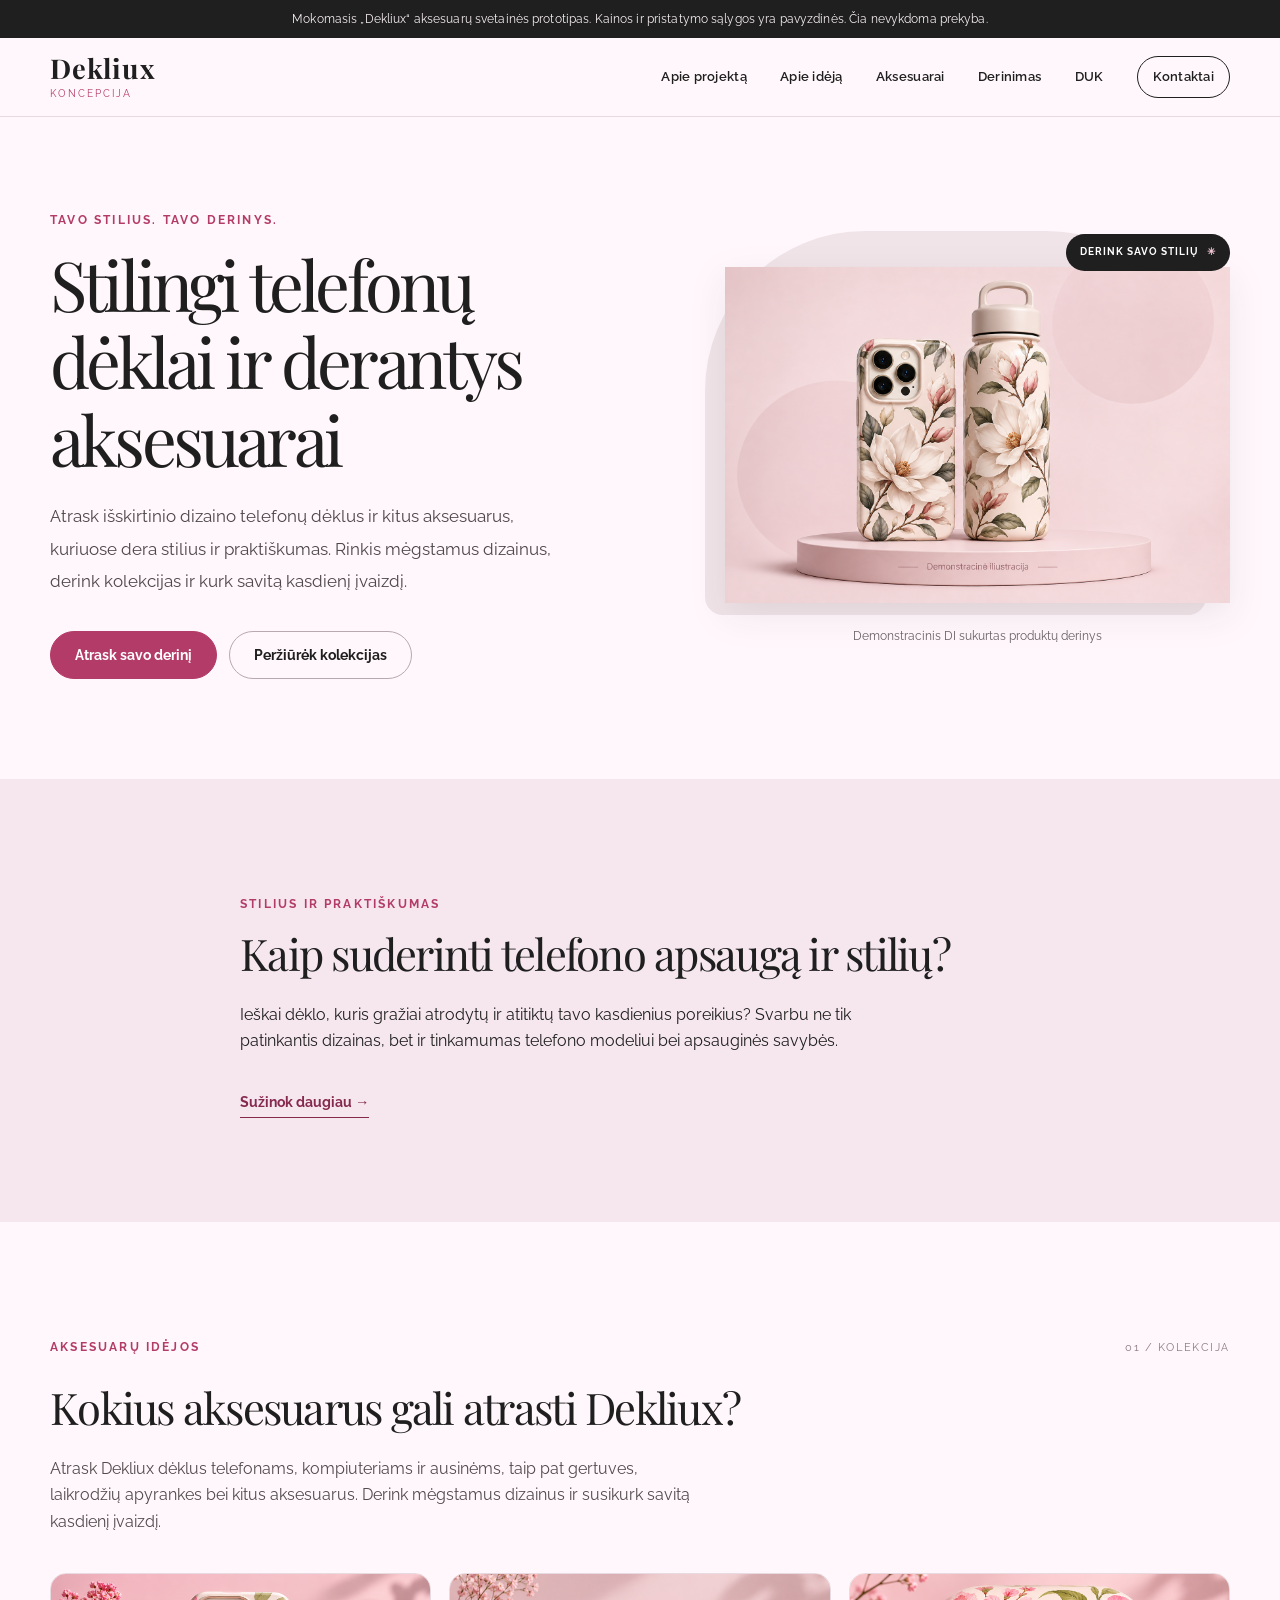
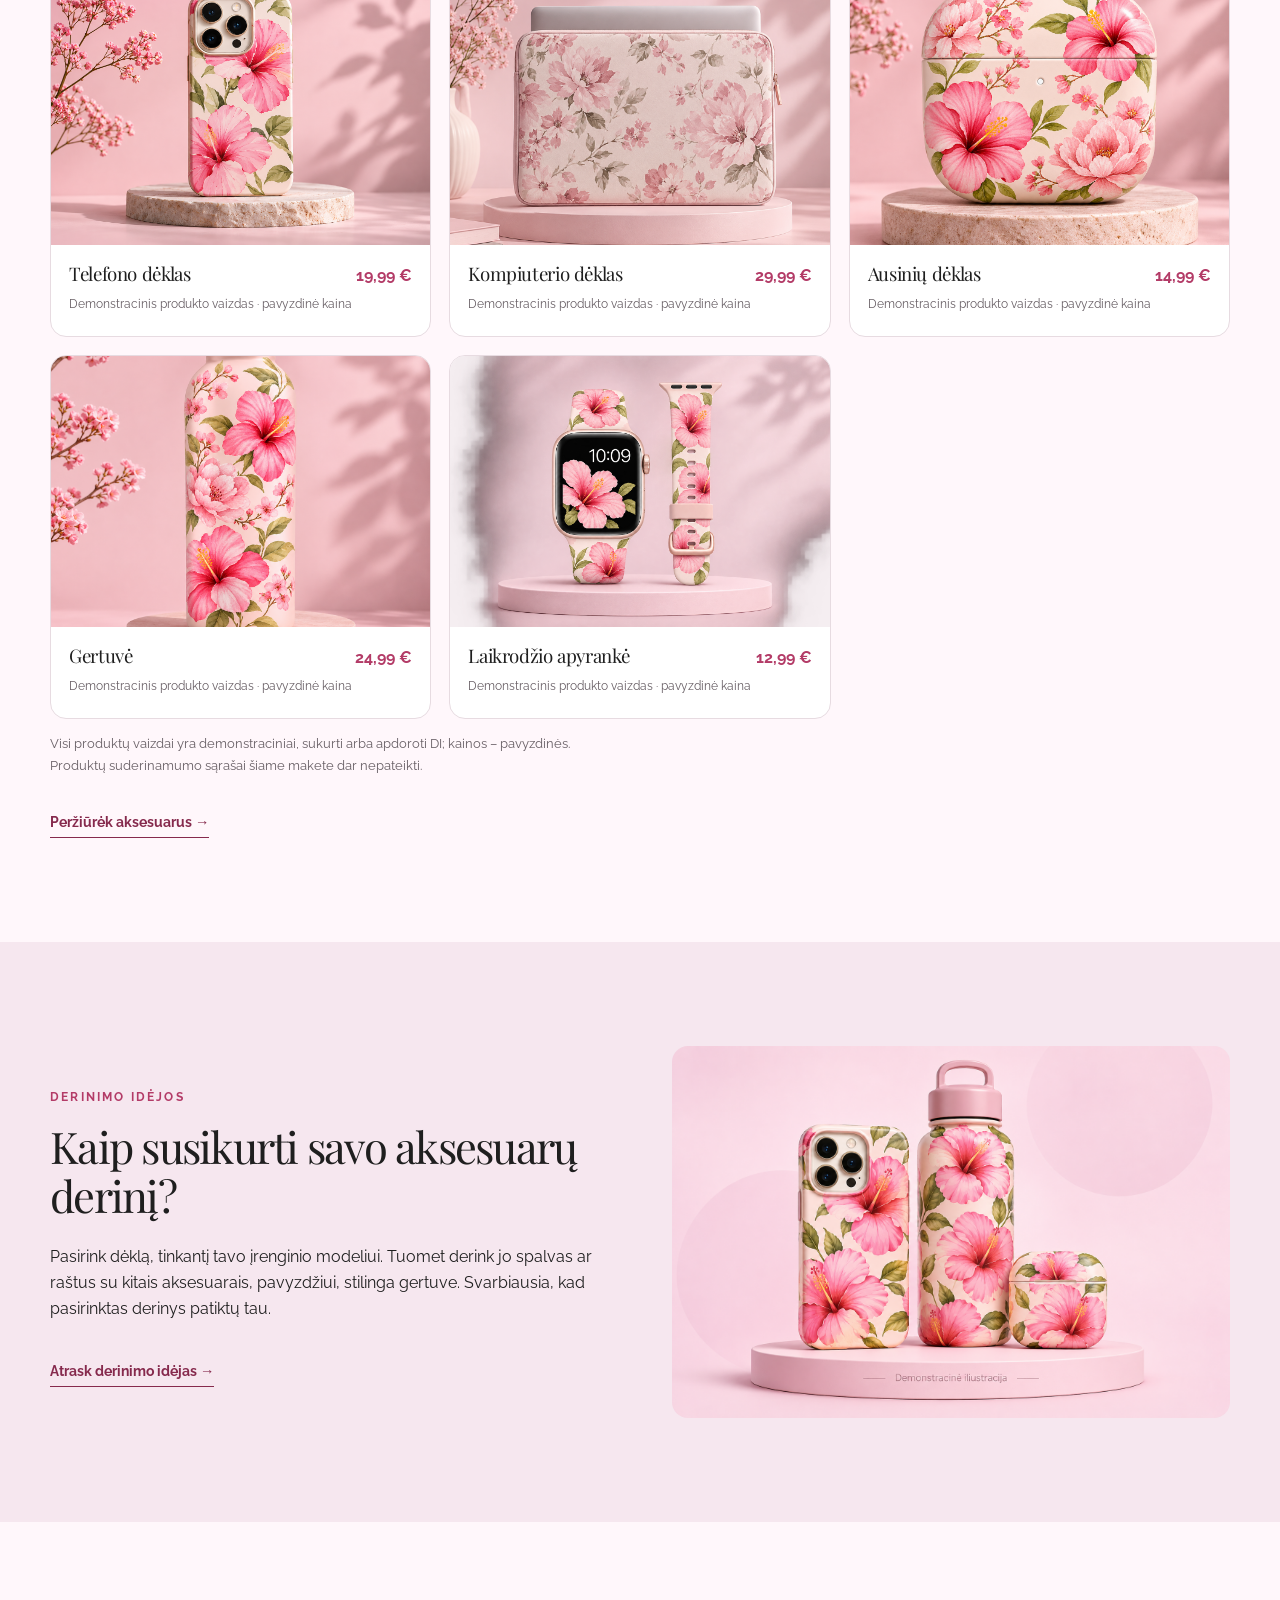
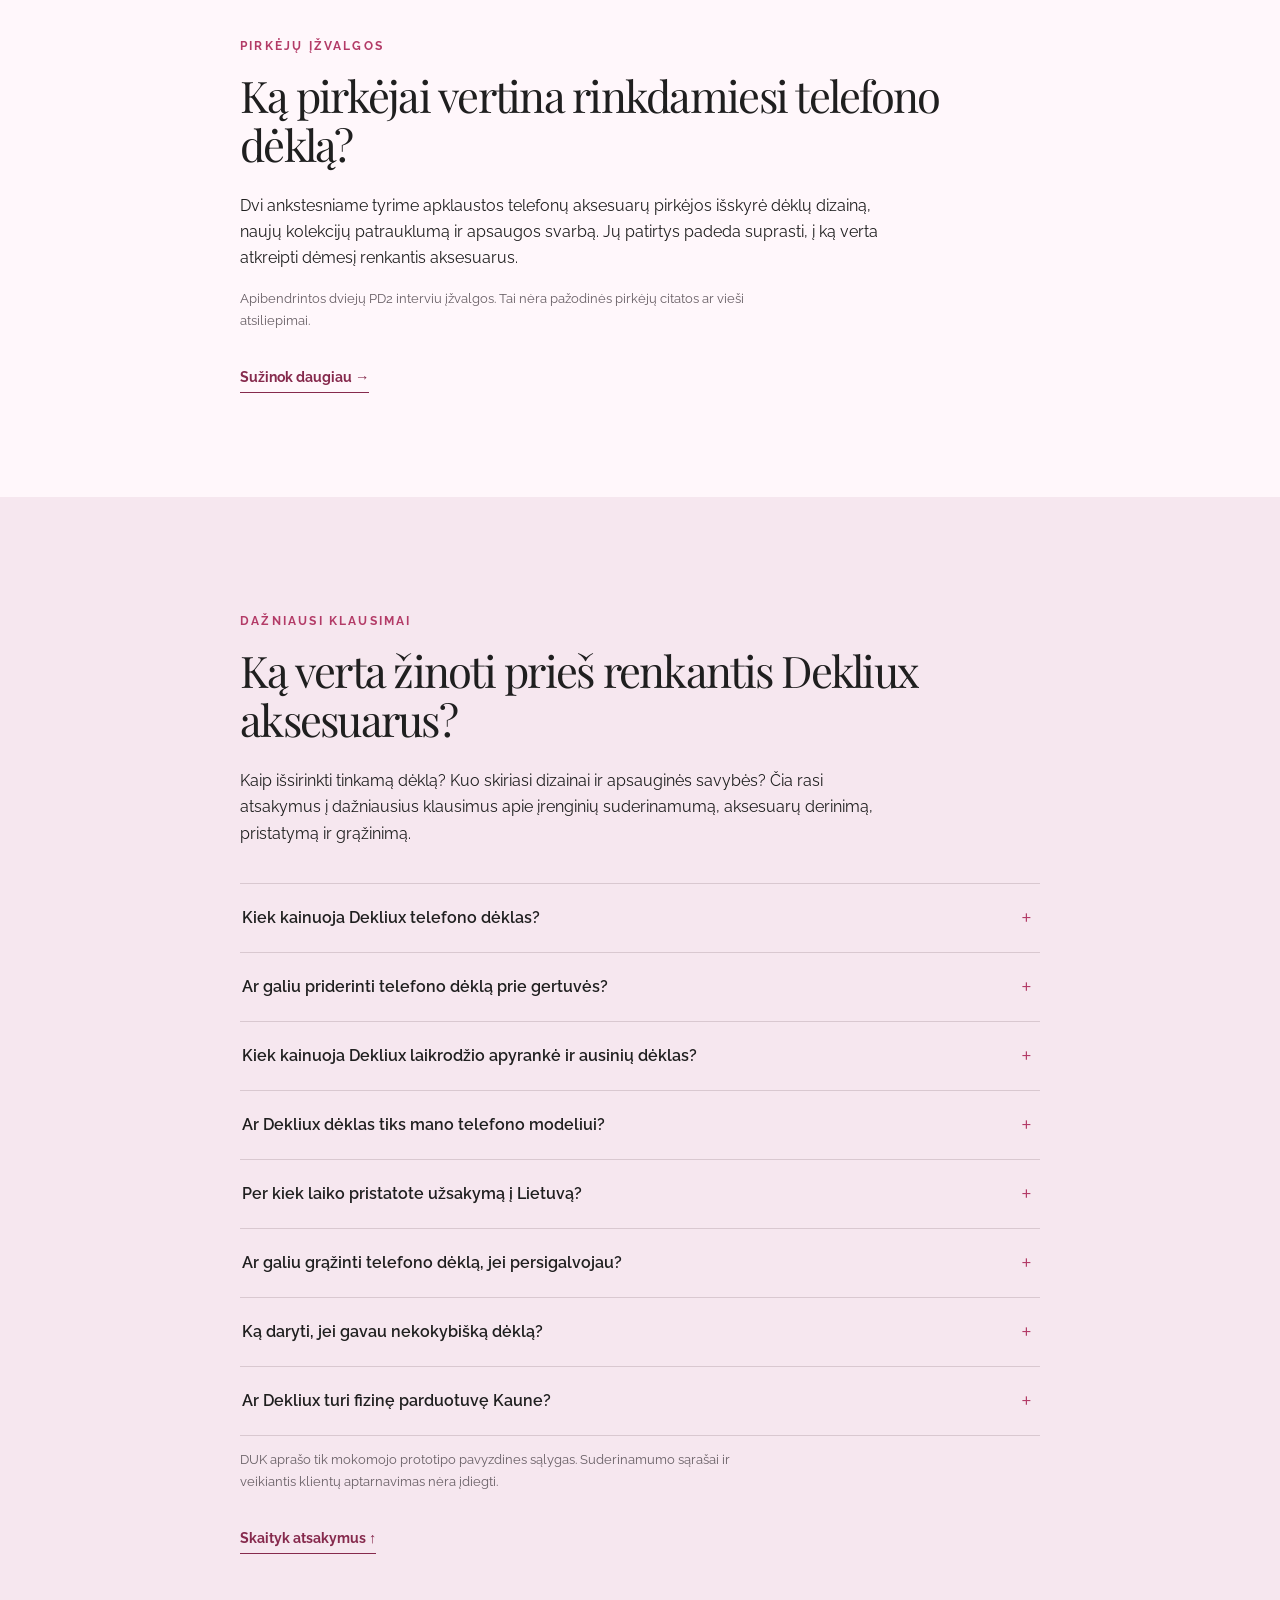
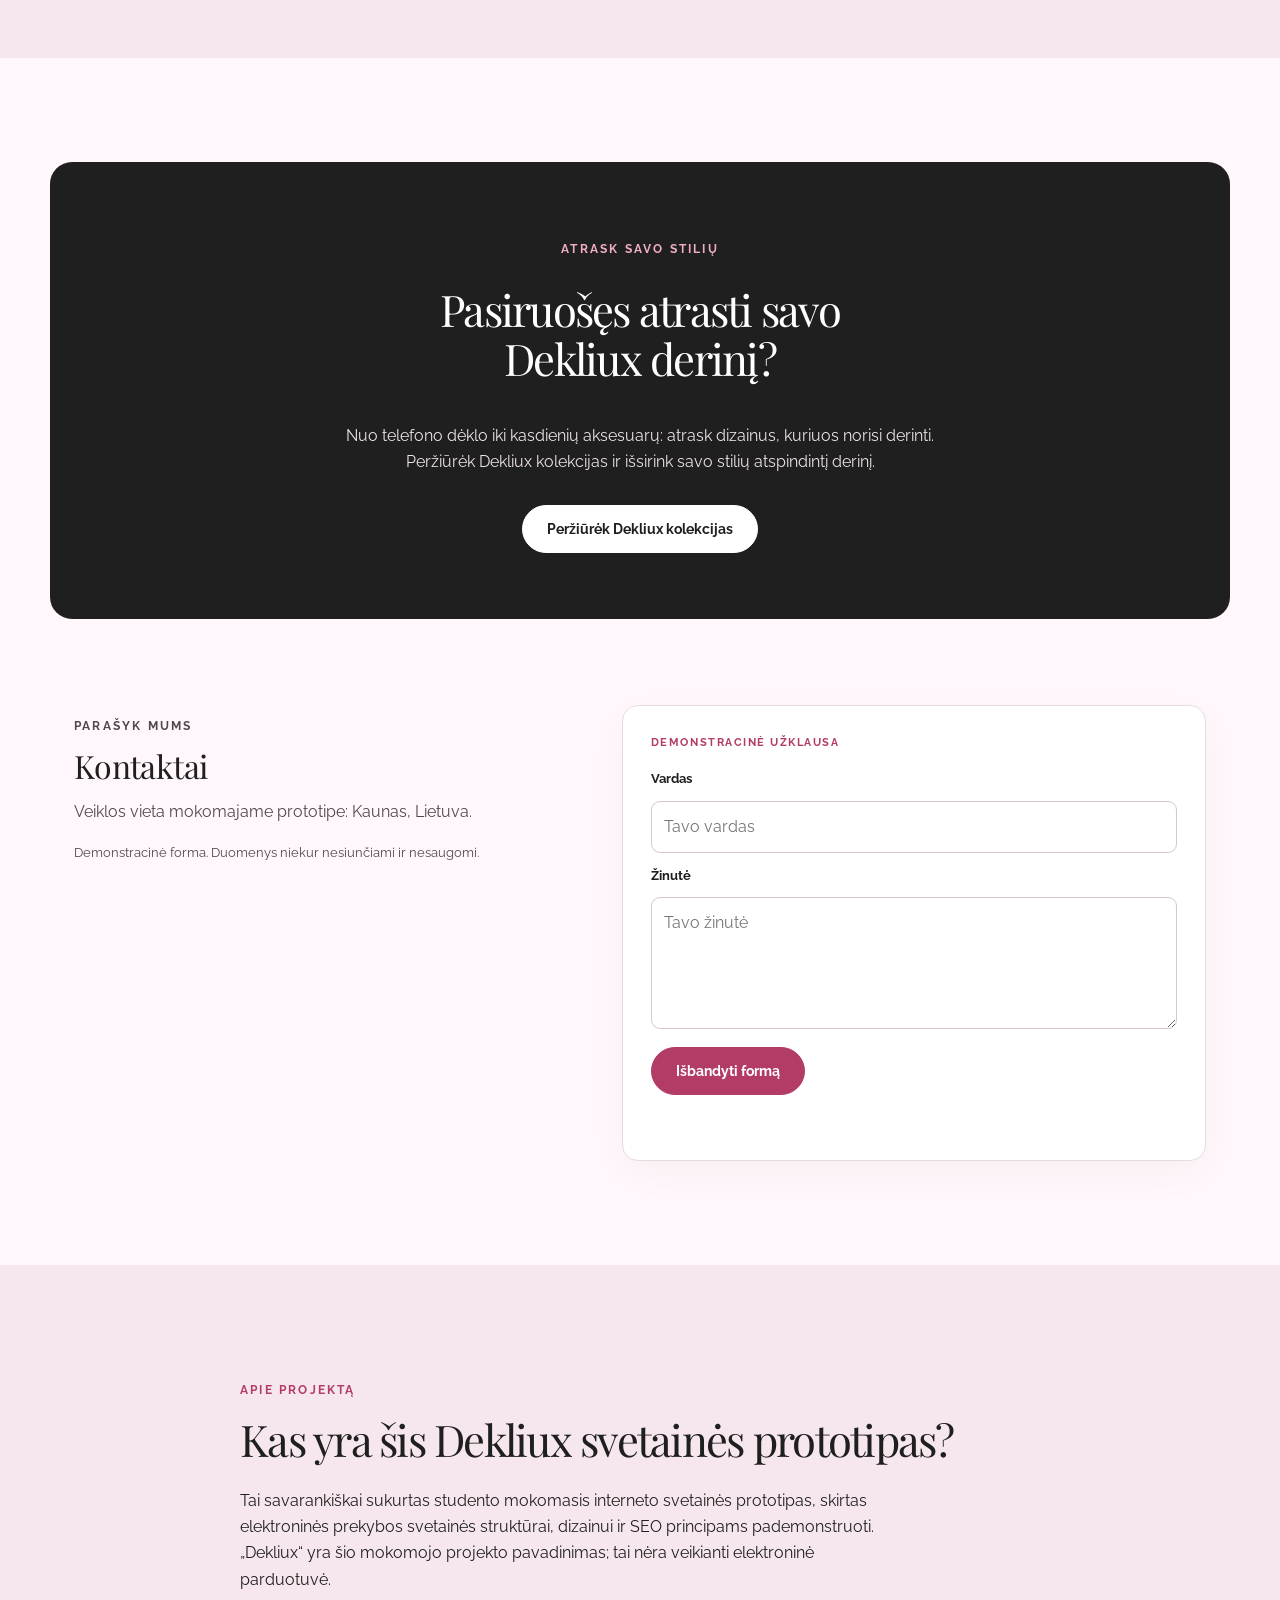
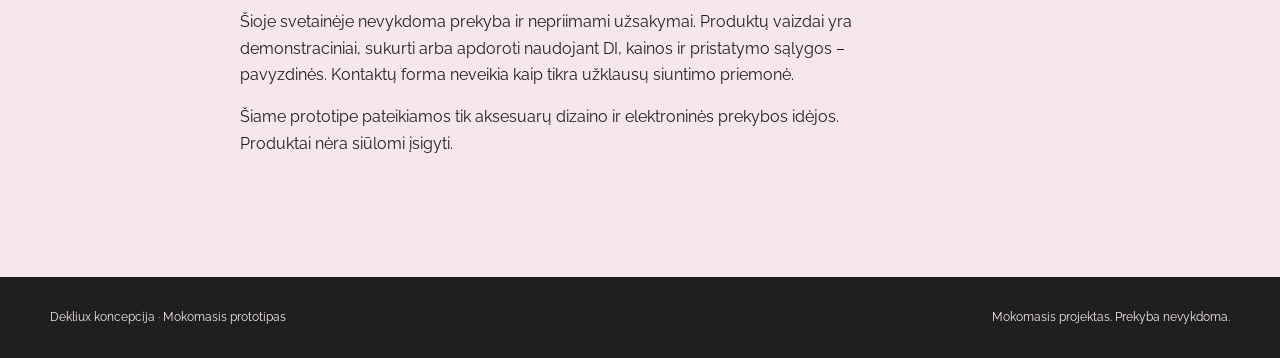
<file: index.html>
<!doctype html>
<html lang="lt">
<head>
<meta charset="utf-8">
<meta name="viewport" content="width=device-width, initial-scale=1">
<meta name="color-scheme" content="light">
<title>Telefonų dėklai ir aksesuarai | Dekliux Lietuva</title>
<meta name="description" content="Atrask stilingus telefonų dėklus ir derančius aksesuarus. Rinkis mėgstamus raštus, derink gertuves bei apyrankes ir susikurk savo įvaizdį. Peržiūrėk kolekcijas!">
<meta name="robots" content="index, follow">
<link rel="canonical" href="https://aironidze-arch.github.io/Dekliux/">
<link rel="preconnect" href="https://fonts.googleapis.com">
<link rel="preconnect" href="https://fonts.gstatic.com" crossorigin>
<link href="https://fonts.googleapis.com/css2?family=Playfair+Display:wght@400;500;600;700&family=Raleway:wght@400;500;600;700&display=swap" rel="stylesheet">
<style>
/* Dekliux mokomasis prototipas – minimalistinis dizainas, be išorinių bibliotekų */
:root{--bg:#FFF7FB;--soft:#F6E7EF;--accent:#B33B67;--accent-soft:#D9A7B8;--ink:#1F1F1F;--muted:#675e64;--line:#e7dbe1;--white:#fff;--radius:16px}
*{box-sizing:border-box}html{scroll-behavior:smooth;scroll-padding-top:94px}body{margin:0;background:var(--bg);color:var(--ink);font-family:Raleway,Arial,Helvetica,sans-serif;line-height:1.65;-webkit-font-smoothing:antialiased}h1,h2,h3,.wordmark{font-family:'Playfair Display',Georgia,'Times New Roman',serif;line-height:1.12;font-weight:400}h1{font-size:clamp(2.7rem,5.4vw,5.5rem);letter-spacing:-.055em;margin:.22em 0 .34em;max-width:12ch}h2{font-size:clamp(2rem,3.4vw,3.6rem);letter-spacing:-.04em;margin:.35em 0 .55em}h3{font-size:1.28rem;letter-spacing:-.02em}p{max-width:65ch}a{color:inherit}.wrap{width:min(1180px,calc(100% - 64px));margin:auto}.narrow{max-width:800px}.notice{background:var(--ink);color:#f8f0f4;text-align:center;padding:9px 18px;font-size:.76rem;letter-spacing:.01em}.site-header{position:sticky;top:0;z-index:20;background:rgba(255,247,251,.97);border-bottom:1px solid var(--line)}.nav{display:flex;justify-content:space-between;align-items:center;gap:24px;min-height:78px}.wordmark{font-size:1.7rem;text-decoration:none;letter-spacing:.04em;font-weight:700;line-height:1}.wordmark small{display:block;font:10px Raleway,Arial,sans-serif;letter-spacing:.2em;text-transform:uppercase;color:var(--accent);margin-top:6px}.nav nav{display:flex;align-items:center;gap:clamp(14px,2.6vw,36px);flex-wrap:wrap}.nav nav a{text-decoration:none;font-size:.83rem;font-weight:600;letter-spacing:.02em;white-space:nowrap}.nav nav a:last-child{border:1px solid var(--ink);padding:9px 15px;border-radius:100px}.nav nav a:hover,.text-link:hover{color:var(--accent)}.hero{display:grid;grid-template-columns:1.06fr .94fr;align-items:center;gap:clamp(30px,5vw,76px);padding-top:82px;padding-bottom:100px;min-height:660px}.lead{font-size:1.09rem;color:#4d464a;max-width:52ch;line-height:1.85}.eyebrow{color:var(--accent);text-transform:uppercase;letter-spacing:.19em;font-size:.72rem;font-weight:700}.actions{display:flex;gap:12px;flex-wrap:wrap;margin-top:34px}.btn{display:inline-flex;align-items:center;justify-content:center;background:var(--accent);border:1px solid var(--accent);color:white;border-radius:100px;padding:14px 24px;text-decoration:none;font:700 .88rem Raleway,Arial,sans-serif;cursor:pointer;min-height:48px;transition:background .15s,color .15s,transform .15s}.btn:hover{background:#8e2e51;border-color:#8e2e51;transform:translateY(-1px)}.btn.outline{background:transparent;color:var(--ink);border-color:#b7a9af}.btn.outline:hover{background:var(--soft)}.hero-image{position:relative;padding:24px 0 0 20px}.hero-image::before{content:"";position:absolute;inset:0 24px 32px 0;background:#f0e4e8;border-radius:160px 160px 18px 18px}.hero-image img{position:relative;display:block;width:100%;height:auto;aspect-ratio:7/5;object-fit:contain;filter:drop-shadow(0 12px 18px rgba(40,25,35,.08))}.hero-visual-tag{position:absolute;z-index:2;right:0;top:3px;border-radius:100px;background:var(--ink);color:white;padding:10px 14px;font-size:.63rem;font-weight:700;letter-spacing:.1em}.hero-visual-tag span{display:inline;margin-left:5px;color:#f3c6d5}.hero-image>span{position:relative;display:block;font-size:.75rem;color:var(--muted);margin-top:12px;text-align:center}.section{padding-top:104px;padding-bottom:104px}.soft{background:var(--soft)}.section-intro{margin-bottom:38px;color:#514a4e}.text-link{display:inline-block;margin-top:20px;color:#862a4d;font-size:.9rem;font-weight:700;text-decoration:none;border-bottom:1px solid currentColor;padding-bottom:3px}.section-top{display:flex;justify-content:space-between;align-items:center}.section-index{font-size:.7rem;color:#8b7b82;letter-spacing:.14em}.products{display:grid;grid-template-columns:repeat(3,minmax(0,1fr));gap:18px}.product{background:var(--white);border:1px solid var(--line);border-radius:var(--radius);overflow:hidden;transition:transform .2s,box-shadow .2s}.product:hover{transform:translateY(-3px);box-shadow:0 14px 30px rgba(43,24,33,.07)}.product img{display:block;width:100%;height:auto;aspect-ratio:7/5;object-fit:cover;background:#f5eef1}.product-info{display:flex;align-items:baseline;justify-content:space-between;gap:10px;margin:18px 18px 6px}.product h3{margin:0;font-size:1.17rem}.price{white-space:nowrap;font-size:.97rem;font-weight:700;color:var(--accent)}.micro{font-size:.74rem;color:var(--muted);margin:0 18px 22px}.small-note{font-size:.83rem;color:var(--muted)}.split{display:grid;grid-template-columns:1fr 1fr;gap:64px;align-items:center}.split img{width:100%;height:auto;border-radius:var(--radius);background:#f9f2f5}.faq{margin-top:36px;border-top:1px solid #d9c8d0}.faq details{border-bottom:1px solid #d9c8d0;padding:0}.faq summary{list-style:none;cursor:pointer;font-weight:600;padding:22px 48px 22px 2px;position:relative;line-height:1.5}.faq summary::-webkit-details-marker{display:none}.faq summary::after{content:"+";position:absolute;right:8px;top:50%;transform:translateY(-50%);font-size:1.6rem;font-weight:300;color:var(--accent)}.faq details[open] summary::after{content:"−"}.faq details[open] summary{color:#8c2c50}.faq details p{margin:0;padding:0 46px 24px 2px;color:#51474d;max-width:68ch}.closing{background:var(--ink);color:white;border-radius:22px;text-align:center;display:flex;flex-direction:column;align-items:center;padding:66px 30px}.closing .eyebrow{color:#f0adc5}.closing h2{max-width:19ch}.closing p{margin-left:auto;margin-right:auto;color:#eee3e9}.closing .btn{background:white;color:var(--ink);border-color:white;margin-top:14px}.closing .btn:hover{background:#f3dce6}.contact{display:grid;grid-template-columns:.9fr 1.1fr;gap:70px;margin-top:86px;padding:0 24px}.contact h3{font-size:2rem;margin:.3em 0}.contact-intro p{color:#51474d}.contact form{background:#fff;border:1px solid var(--line);border-radius:var(--radius);padding:28px;display:grid;gap:11px;box-shadow:0 12px 40px rgba(43,24,33,.035)}.form-label{font-size:.68rem;letter-spacing:.14em;color:var(--accent);font-weight:700;margin:0 0 4px}label{font-size:.84rem;font-weight:700}input,textarea{width:100%;font:inherit;border:1px solid #d6c7ce;border-radius:9px;padding:12px;background:#fff}input:focus,textarea:focus{border-color:var(--accent)}form .btn{justify-self:start;margin-top:7px}footer{background:var(--ink);color:#f7eaf0;padding:30px 0}.footer-inner{display:flex;justify-content:space-between;gap:20px;flex-wrap:wrap;font-size:.78rem}.skip{position:absolute;left:-9999px;top:0;background:white;padding:12px;z-index:50}.skip:focus{left:10px}:focus-visible{outline:3px solid var(--accent);outline-offset:4px}@media(max-width:900px){.nav{min-height:70px}.hero{gap:30px;min-height:0}.products{grid-template-columns:repeat(2,minmax(0,1fr))}.contact{gap:36px;padding:0}.split{gap:30px}}@media(max-width:700px){.wrap{width:min(100% - 36px,1180px)}.nav{align-items:flex-start;flex-direction:column;padding:16px 0;gap:16px}.nav nav{gap:10px 18px}.nav nav a:last-child{padding:4px 10px}.hero,.split,.contact{grid-template-columns:1fr}.hero{padding-top:54px;padding-bottom:66px;gap:36px}.hero h1{max-width:15ch}.hero-image{max-width:520px;margin:auto}.section{padding-top:68px;padding-bottom:68px}.contact{margin-top:48px}.closing{padding:48px 22px}.section-index{display:none}}@media(max-width:480px){.products{grid-template-columns:1fr}.btn{width:100%}.actions{flex-direction:column}.hero-visual-tag{font-size:.55rem}.contact form{padding:20px}.faq summary{font-size:.94rem}}@media(prefers-reduced-motion:reduce){html{scroll-behavior:auto}.btn,.product{transition:none}}

</style>
<script type="application/ld+json">{"@context":"https://schema.org","@type":"FAQPage","mainEntity":[{"@type":"Question","name":"Kiek kainuoja Dekliux telefono dėklas?","acceptedAnswer":{"@type":"Answer","text":"Telefono dėklas kainuoja 19,99 €. Mokomajame Dekliux parduotuvės prototipe taip pat siūlomi ausinių dėklai už 14,99 €, kompiuterio dėklai už 29,99 € ir kiti aksesuarai."}},{"@type":"Question","name":"Ar galiu priderinti telefono dėklą prie gertuvės?","acceptedAnswer":{"@type":"Answer","text":"Taip, mūsų mokomajame parduotuvės prototipe gali derinti telefono dėklą ir gertuvę pagal spalvas bei raštus. Kai kurie dizainai siūlomi abiejose produktų kategorijose, todėl gali susikurti vientisą aksesuarų derinį. Telefono dėklas kainuoja 19,99 €, o gertuvė – 24,99 €."}},{"@type":"Question","name":"Kiek kainuoja Dekliux laikrodžio apyrankė ir ausinių dėklas?","acceptedAnswer":{"@type":"Answer","text":"Išmaniojo laikrodžio apyrankė kainuoja 12,99 €, o ausinių dėklas – 14,99 €. Rinkdamasi aksesuarus atkreipk dėmesį į įrenginio modelį ir dydį, kad pasirinktas gaminys tinkamai priglustų. Tai mokomasis prototipas, todėl konkrečių įrenginių suderinamumo sąrašų jame nėra. Prieš perkant tikroje parduotuvėje reikėtų patikrinti gaminio suderinamumą su savo įrenginiu."}},{"@type":"Question","name":"Ar Dekliux dėklas tiks mano telefono modeliui?","acceptedAnswer":{"@type":"Answer","text":"Dėklas turi būti skirtas konkrečiam telefono modeliui. Šiame mokomajame prototipe suderinamų modelių sąrašų nėra, todėl pagal pateiktą informaciją negalima patvirtinti, ar demonstracinis dėklas tiks tavo telefonui."}},{"@type":"Question","name":"Per kiek laiko pristatote užsakymą į Lietuvą?","acceptedAnswer":{"@type":"Answer","text":"Numatomas pristatymo terminas yra 3–4 darbo dienos, o pristatymo kaina – 2,99 €. Užsakymą galima gauti į namus arba pasirinkti LP EXPRESS, „Omniva“ ar „Venipak“ paštomatą."}},{"@type":"Question","name":"Ar galiu grąžinti telefono dėklą, jei persigalvojau?","acceptedAnswer":{"@type":"Answer","text":"Taip, per 14 dienų galima pasinaudoti nuotolinės sutarties atsisakymo teise, jei netaikoma įstatyme numatyta išimtis. Grąžinant tinkamos kokybės prekę dėl persigalvojimo, grąžinimo siuntimą apmoka pirkėjas. Individualizuotoms prekėms gali būti taikomos išimtys."}},{"@type":"Question","name":"Ką daryti, jei gavau nekokybišką dėklą?","acceptedAnswer":{"@type":"Answer","text":"Jei gavai nekokybišką dėklą, gali kreiptis dėl problemos sprendimo pagal vartotojų teises. Susisiek su parduotuvės klientų aptarnavimo komanda per svetainėje pateiktą kontaktų formą ir nurodyk užsakymo informaciją bei pastebėtą trūkumą. Tavo kreipimasis bus išnagrinėtas pagal taikomas teisės aktų nuostatas."}},{"@type":"Question","name":"Ar Dekliux turi fizinę parduotuvę Kaune?","acceptedAnswer":{"@type":"Answer","text":"Šiame mokomajame prototipe numatyta internetinė parduotuvė, kurios veiklos miestas – Kaunas, Lietuva. Fizinės parduotuvės adresas nenurodomas, todėl apsilankymo vietoje galimybė nėra numatyta."}}]}</script>
</head>
<body>
<a class="skip" href="#turinys">Pereiti prie turinio</a>
<div class="notice" role="note">Mokomasis „Dekliux“ aksesuarų svetainės prototipas. Kainos ir pristatymo sąlygos yra pavyzdinės. Čia nevykdoma prekyba.</div>
<header class="site-header"><div class="wrap nav"><a href="#pradzia" class="wordmark" aria-label="Grįžti į pradžią">Dekliux <small>koncepcija</small></a><nav aria-label="Pagrindinis meniu"><a href="#apie-projekta">Apie projektą</a><a href="#problema">Apie idėją</a><a href="#produktai">Aksesuarai</a><a href="#derinimas">Derinimas</a><a href="#duk">DUK</a><a href="#kontaktai">Kontaktai</a></nav></div></header>
<main id="turinys">
<section class="hero wrap" id="pradzia"><div><p class="eyebrow">Tavo stilius. Tavo derinys.</p><h1>Stilingi telefonų dėklai ir derantys aksesuarai</h1><p class="lead">Atrask išskirtinio dizaino telefonų dėklus ir kitus aksesuarus, kuriuose dera stilius ir praktiškumas. Rinkis mėgstamus dizainus, derink kolekcijas ir kurk savitą kasdienį įvaizdį.</p><div class="actions"><a class="btn" href="#derinimas">Atrask savo derinį</a><a class="btn outline" href="#produktai">Peržiūrėk kolekcijas</a></div></div><div class="hero-image"><div class="hero-visual-tag">DERINK SAVO STILIŲ <span aria-hidden="true">✳</span></div><img src="assets/aksesuaru-derinys-2.png" alt="Telefono dėklas ir gertuvė su derančiu gėlių raštu" width="700" height="500"><span>Demonstracinis DI sukurtas produktų derinys</span></div></section>
<section class="section soft" id="problema"><div class="wrap narrow"><p class="eyebrow">Stilius ir praktiškumas</p><h2>Kaip suderinti telefono apsaugą ir stilių?</h2><p>Ieškai dėklo, kuris gražiai atrodytų ir atitiktų tavo kasdienius poreikius? Svarbu ne tik patinkantis dizainas, bet ir tinkamumas telefono modeliui bei apsauginės savybės.</p><a class="text-link" href="#derinimas">Sužinok daugiau →</a></div></section>
<section class="section wrap" id="produktai"><div class="section-top"><p class="eyebrow">Aksesuarų idėjos</p><span class="section-index">01 / KOLEKCIJA</span></div><h2>Kokius aksesuarus gali atrasti Dekliux?</h2><p class="section-intro">Atrask Dekliux dėklus telefonams, kompiuteriams ir ausinėms, taip pat gertuves, laikrodžių apyrankes bei kitus aksesuarus. Derink mėgstamus dizainus ir susikurk savitą kasdienį įvaizdį.</p><div class="products"><article class="product"><img src="assets/telefono-deklas.png" alt="Rausvų gėlių rašto telefono dėklas ant šviesaus akmens stovo" loading="lazy" width="700" height="500"><div class="product-info"><h3>Telefono dėklas</h3><span class="price">19,99 €</span></div><p class="micro">Demonstracinis produkto vaizdas · pavyzdinė kaina</p></article>
<article class="product"><img src="assets/kompiuterio-deklas.png" alt="Šviesus nešiojamojo kompiuterio dėklas su rausvų gėlių raštu" loading="lazy" width="700" height="500"><div class="product-info"><h3>Kompiuterio dėklas</h3><span class="price">29,99 €</span></div><p class="micro">Demonstracinis produkto vaizdas · pavyzdinė kaina</p></article>
<article class="product"><img src="assets/ausiniu-deklas.png" alt="Belaidžių ausinių dėklas su rausvų gėlių raštu" loading="lazy" width="700" height="500"><div class="product-info"><h3>Ausinių dėklas</h3><span class="price">14,99 €</span></div><p class="micro">Demonstracinis produkto vaizdas · pavyzdinė kaina</p></article>
<article class="product"><img src="assets/gertuve.png" alt="Gertuvė su rožinių gėlių raštu" loading="lazy" width="700" height="500"><div class="product-info"><h3>Gertuvė</h3><span class="price">24,99 €</span></div><p class="micro">Demonstracinis produkto vaizdas · pavyzdinė kaina</p></article>
<article class="product"><img src="assets/laikrodzio-apyranke.png" alt="Išmanusis laikrodis su rausvų gėlių rašto apyranke" loading="lazy" width="700" height="500"><div class="product-info"><h3>Laikrodžio apyrankė</h3><span class="price">12,99 €</span></div><p class="micro">Demonstracinis produkto vaizdas · pavyzdinė kaina</p></article></div><p class="small-note">Visi produktų vaizdai yra demonstraciniai, sukurti arba apdoroti DI; kainos – pavyzdinės. Produktų suderinamumo sąrašai šiame makete dar nepateikti.</p><a class="text-link" href="#derinimas">Peržiūrėk aksesuarus →</a></section>
<section class="section soft" id="derinimas"><div class="wrap split"><div><p class="eyebrow">Derinimo idėjos</p><h2>Kaip susikurti savo aksesuarų derinį?</h2><p>Pasirink dėklą, tinkantį tavo įrenginio modeliui. Tuomet derink jo spalvas ar raštus su kitais aksesuarais, pavyzdžiui, stilinga gertuve. Svarbiausia, kad pasirinktas derinys patiktų tau.</p><a class="text-link" href="#produktai">Atrask derinimo idėjas →</a></div><img src="assets/aksesuaru-derinys.png" alt="Telefono dėklo, gertuvės ir ausinių dėklo derinys" width="700" height="500" loading="lazy"></div></section>
<section class="section wrap narrow" id="patirtys"><p class="eyebrow">Pirkėjų įžvalgos</p><h2>Ką pirkėjai vertina rinkdamiesi telefono dėklą?</h2><p>Dvi ankstesniame tyrime apklaustos telefonų aksesuarų pirkėjos išskyrė dėklų dizainą, naujų kolekcijų patrauklumą ir apsaugos svarbą. Jų patirtys padeda suprasti, į ką verta atkreipti dėmesį renkantis aksesuarus.</p><p class="small-note">Apibendrintos dviejų PD2 interviu įžvalgos. Tai nėra pažodinės pirkėjų citatos ar vieši atsiliepimai.</p><a class="text-link" href="#duk">Sužinok daugiau →</a></section>
<section class="section soft" id="duk"><div class="wrap narrow"><p class="eyebrow">Dažniausi klausimai</p><h2>Ką verta žinoti prieš renkantis Dekliux aksesuarus?</h2><p>Kaip išsirinkti tinkamą dėklą? Kuo skiriasi dizainai ir apsauginės savybės? Čia rasi atsakymus į dažniausius klausimus apie įrenginių suderinamumą, aksesuarų derinimą, pristatymą ir grąžinimą.</p><div class="faq"><details><summary>Kiek kainuoja Dekliux telefono dėklas?</summary><p>Telefono dėklas kainuoja 19,99 €. Mokomajame Dekliux parduotuvės prototipe taip pat siūlomi ausinių dėklai už 14,99 €, kompiuterio dėklai už 29,99 € ir kiti aksesuarai.</p></details>
<details><summary>Ar galiu priderinti telefono dėklą prie gertuvės?</summary><p>Taip, mūsų mokomajame parduotuvės prototipe gali derinti telefono dėklą ir gertuvę pagal spalvas bei raštus. Kai kurie dizainai siūlomi abiejose produktų kategorijose, todėl gali susikurti vientisą aksesuarų derinį. Telefono dėklas kainuoja 19,99 €, o gertuvė – 24,99 €.</p></details>
<details><summary>Kiek kainuoja Dekliux laikrodžio apyrankė ir ausinių dėklas?</summary><p>Išmaniojo laikrodžio apyrankė kainuoja 12,99 €, o ausinių dėklas – 14,99 €. Rinkdamasi aksesuarus atkreipk dėmesį į įrenginio modelį ir dydį, kad pasirinktas gaminys tinkamai priglustų. Tai mokomasis prototipas, todėl konkrečių įrenginių suderinamumo sąrašų jame nėra. Prieš perkant tikroje parduotuvėje reikėtų patikrinti gaminio suderinamumą su savo įrenginiu.</p></details>
<details><summary>Ar Dekliux dėklas tiks mano telefono modeliui?</summary><p>Dėklas turi būti skirtas konkrečiam telefono modeliui. Šiame mokomajame prototipe suderinamų modelių sąrašų nėra, todėl pagal pateiktą informaciją negalima patvirtinti, ar demonstracinis dėklas tiks tavo telefonui.</p></details>
<details><summary>Per kiek laiko pristatote užsakymą į Lietuvą?</summary><p>Numatomas pristatymo terminas yra 3–4 darbo dienos, o pristatymo kaina – 2,99 €. Užsakymą galima gauti į namus arba pasirinkti LP EXPRESS, „Omniva“ ar „Venipak“ paštomatą.</p></details>
<details><summary>Ar galiu grąžinti telefono dėklą, jei persigalvojau?</summary><p>Taip, per 14 dienų galima pasinaudoti nuotolinės sutarties atsisakymo teise, jei netaikoma įstatyme numatyta išimtis. Grąžinant tinkamos kokybės prekę dėl persigalvojimo, grąžinimo siuntimą apmoka pirkėjas. Individualizuotoms prekėms gali būti taikomos išimtys.</p></details>
<details><summary>Ką daryti, jei gavau nekokybišką dėklą?</summary><p>Jei gavai nekokybišką dėklą, gali kreiptis dėl problemos sprendimo pagal vartotojų teises. Susisiek su parduotuvės klientų aptarnavimo komanda per svetainėje pateiktą kontaktų formą ir nurodyk užsakymo informaciją bei pastebėtą trūkumą. Tavo kreipimasis bus išnagrinėtas pagal taikomas teisės aktų nuostatas.</p></details>
<details><summary>Ar Dekliux turi fizinę parduotuvę Kaune?</summary><p>Šiame mokomajame prototipe numatyta internetinė parduotuvė, kurios veiklos miestas – Kaunas, Lietuva. Fizinės parduotuvės adresas nenurodomas, todėl apsilankymo vietoje galimybė nėra numatyta.</p></details></div><p class="small-note">DUK aprašo tik mokomojo prototipo pavyzdines sąlygas. Suderinamumo sąrašai ir veikiantis klientų aptarnavimas nėra įdiegti.</p><a class="text-link" href="#duk">Skaityk atsakymus ↑</a></div></section>
<section class="section wrap" id="kontaktai"><div class="closing"><p class="eyebrow">Atrask savo stilių</p><h2>Pasiruošęs atrasti savo Dekliux derinį?</h2><p>Nuo telefono dėklo iki kasdienių aksesuarų: atrask dizainus, kuriuos norisi derinti. Peržiūrėk Dekliux kolekcijas ir išsirink savo stilių atspindintį derinį.</p><a class="btn" href="#produktai">Peržiūrėk Dekliux kolekcijas</a></div><div class="contact"><div class="contact-intro"><p class="eyebrow">Parašyk mums</p><h3>Kontaktai</h3><p>Veiklos vieta mokomajame prototipe: Kaunas, Lietuva.</p><p class="small-note">Demonstracinė forma. Duomenys niekur nesiunčiami ir nesaugomi.</p></div><form id="demo-form"><p class="form-label">DEMONSTRACINĖ UŽKLAUSA</p><label for="vardas">Vardas</label><input id="vardas" name="vardas" placeholder="Tavo vardas" autocomplete="off"><label for="zinute">Žinutė</label><textarea id="zinute" name="zinute" rows="4" placeholder="Tavo žinutė"></textarea><button class="btn" type="submit">Išbandyti formą</button><p id="form-result" class="small-note" role="status" aria-live="polite"></p></form></div></section>
<section class="section soft" id="apie-projekta"><div class="wrap narrow"><p class="eyebrow">Apie projektą</p><h2>Kas yra šis Dekliux svetainės prototipas?</h2><p>Tai savarankiškai sukurtas studento mokomasis interneto svetainės prototipas, skirtas elektroninės prekybos svetainės struktūrai, dizainui ir SEO principams pademonstruoti. „Dekliux“ yra šio mokomojo projekto pavadinimas; tai nėra veikianti elektroninė parduotuvė.</p><p>Šioje svetainėje nevykdoma prekyba ir nepriimami užsakymai. Produktų vaizdai yra demonstraciniai, sukurti arba apdoroti naudojant DI, kainos ir pristatymo sąlygos – pavyzdinės. Kontaktų forma neveikia kaip tikra užklausų siuntimo priemonė.</p><p>Šiame prototipe pateikiamos tik aksesuarų dizaino ir elektroninės prekybos idėjos. Produktai nėra siūlomi įsigyti.</p></div></section>
</main><footer><div class="wrap footer-inner"><span>Dekliux koncepcija · Mokomasis prototipas</span><span>Mokomasis projektas. Prekyba nevykdoma.</span></div></footer>
<script>
"use strict";document.getElementById("demo-form").addEventListener("submit",function(event){event.preventDefault();document.getElementById("form-result").textContent="Tai demonstracinė forma. Žinutė neišsiųsta ir duomenys neišsaugoti.";});
</script>
</body></html>
</file>
